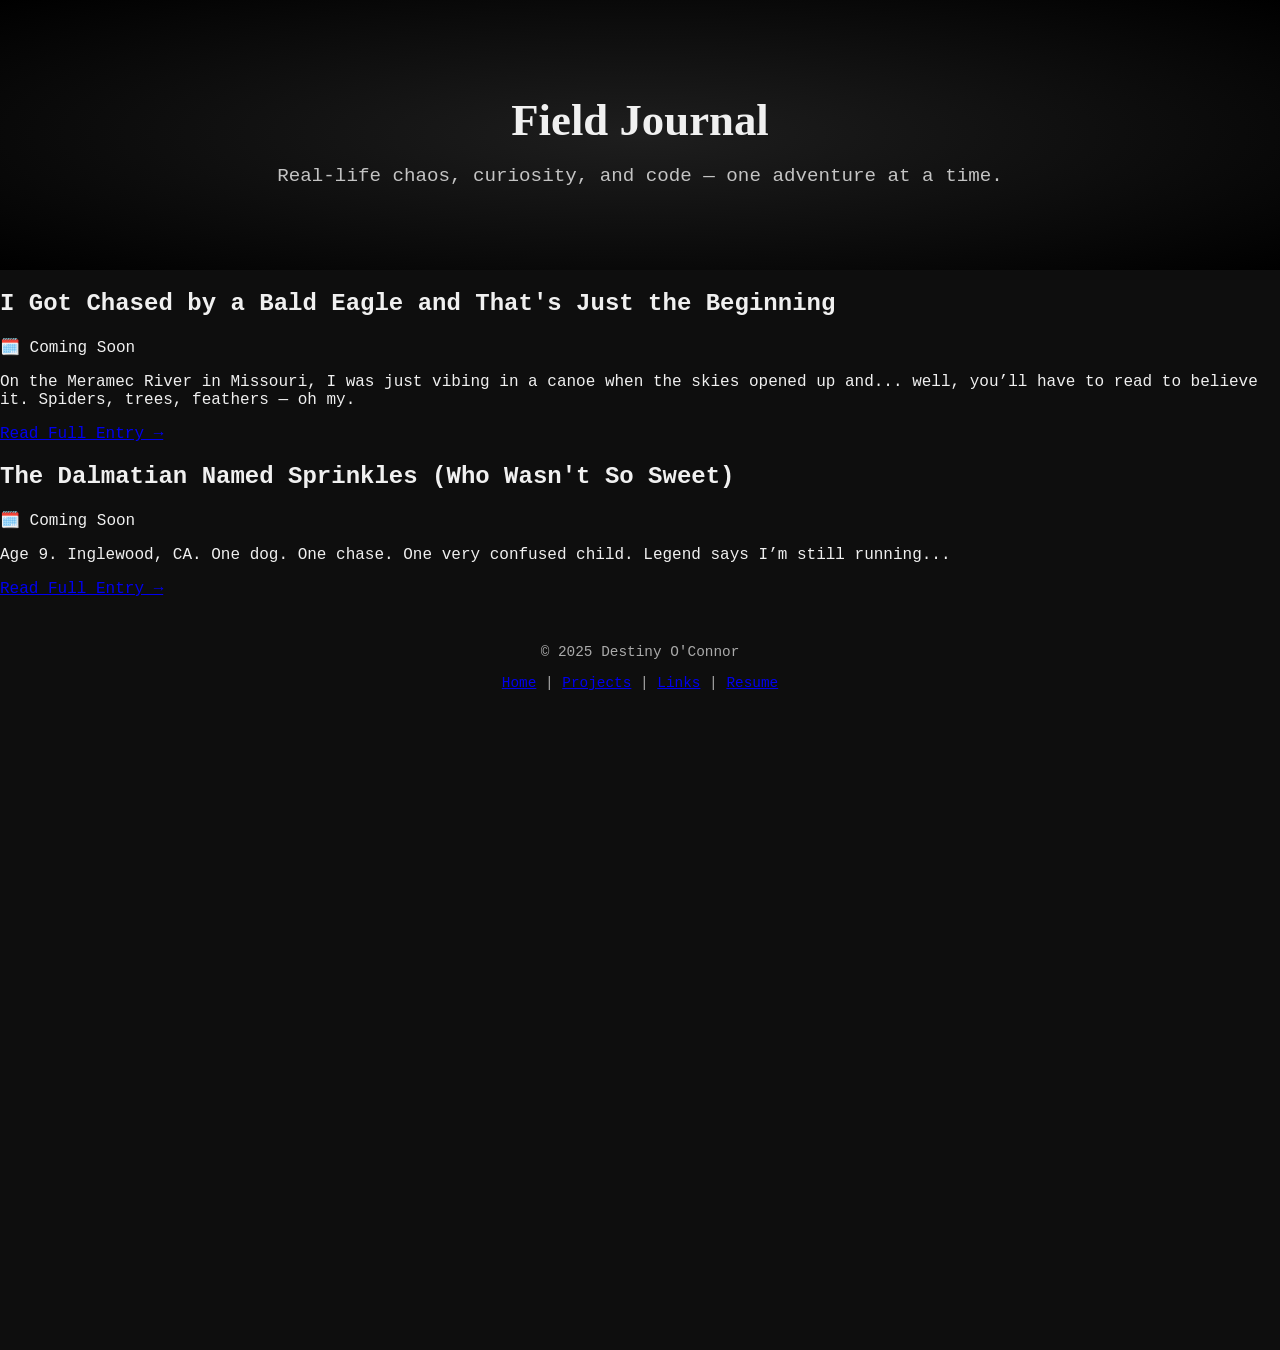
<file: blog.html>
<!DOCTYPE html>
<html lang="en">
<head>
  <meta charset="UTF-8" />
  <meta name="viewport" content="width=device-width, initial-scale=1.0"/>
  <title>Field Journal | Destiny O'Connor</title>
  <link rel="stylesheet" href="css/style.css" />
</head>
<body>
  <header>
    <h1 class="hero-title">Field Journal</h1>
    <p class="hero-subtext">Real-life chaos, curiosity, and code — one adventure at a time.</p>
  </header>

  <section class="blog-list">
    <!-- Blog Post 1 -->
    <div class="blog-post">
      <h2>I Got Chased by a Bald Eagle and That's Just the Beginning</h2>
      <span class="blog-date">🗓️ Coming Soon</span>
      <p>On the Meramec River in Missouri, I was just vibing in a canoe when the skies opened up and... well, you’ll have to read to believe it. Spiders, trees, feathers — oh my.</p>
      <a href="#">Read Full Entry →</a>
    </div>

    <!-- Blog Post 2 Placeholder -->
    <div class="blog-post">
      <h2>The Dalmatian Named Sprinkles (Who Wasn't So Sweet)</h2>
      <span class="blog-date">🗓️ Coming Soon</span>
      <p>Age 9. Inglewood, CA. One dog. One chase. One very confused child. Legend says I’m still running...</p>
      <a href="#">Read Full Entry →</a>
    </div>
  </section>

  <footer>
    <p>&copy; 2025 Destiny O'Connor</p>
    <nav>
      <a href="index.html">Home</a> |
      <a href="projects.html">Projects</a> |
      <a href="links.html">Links</a> |
      <a href="resume.html">Resume</a>
    </nav>
  </footer>
</body>
</html>
</file>
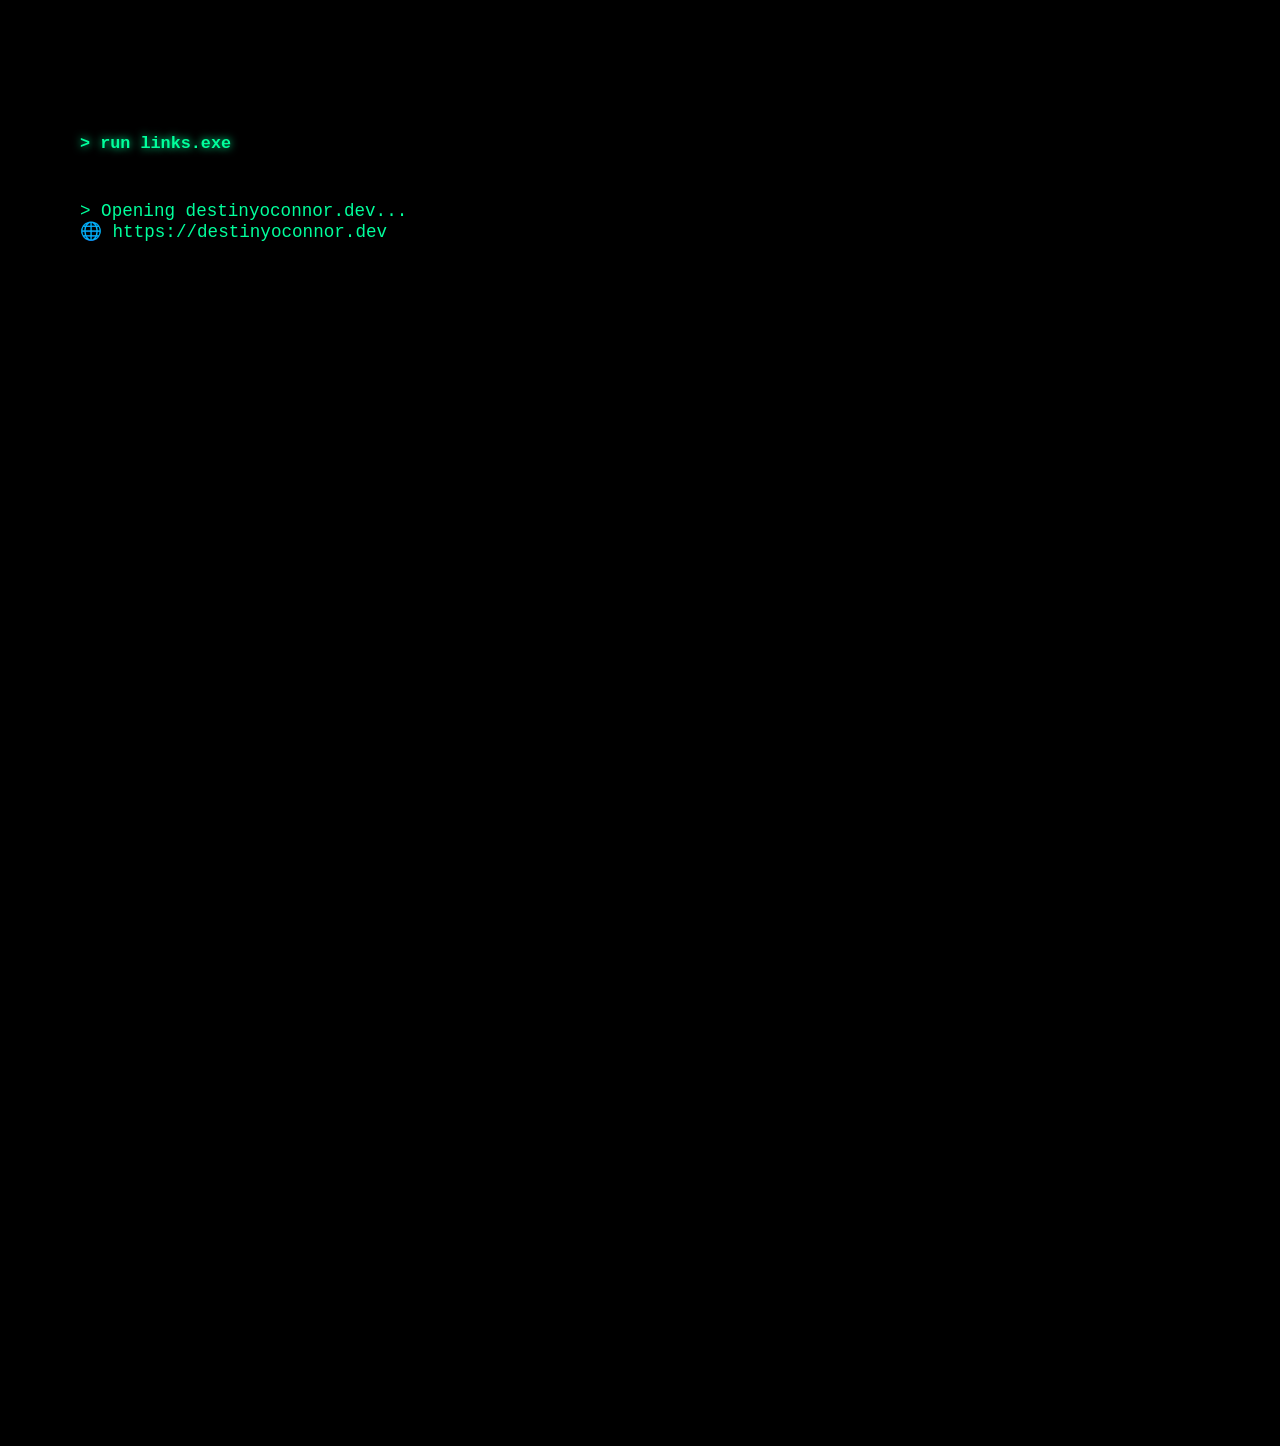
<file: links.html>
<!DOCTYPE html>
<html lang="en">
<head>
  <meta charset="UTF-8" />
  <meta name="viewport" content="width=device-width, initial-scale=1.0" />
  <title>Links · Destiny O'Connor</title>
  <link rel="stylesheet" href="css/style.css" />
</head>
<body class="matrix-theme">
  <div class="terminal-links">
    <pre id="terminal" aria-label="Link loading terminal interface">
  <code id="command">&gt; run links.exe</code>
  <div id="output"></div>
</pre>
  </div>

  <script src="js/script.js"></script>
</body>
</html>
</file>
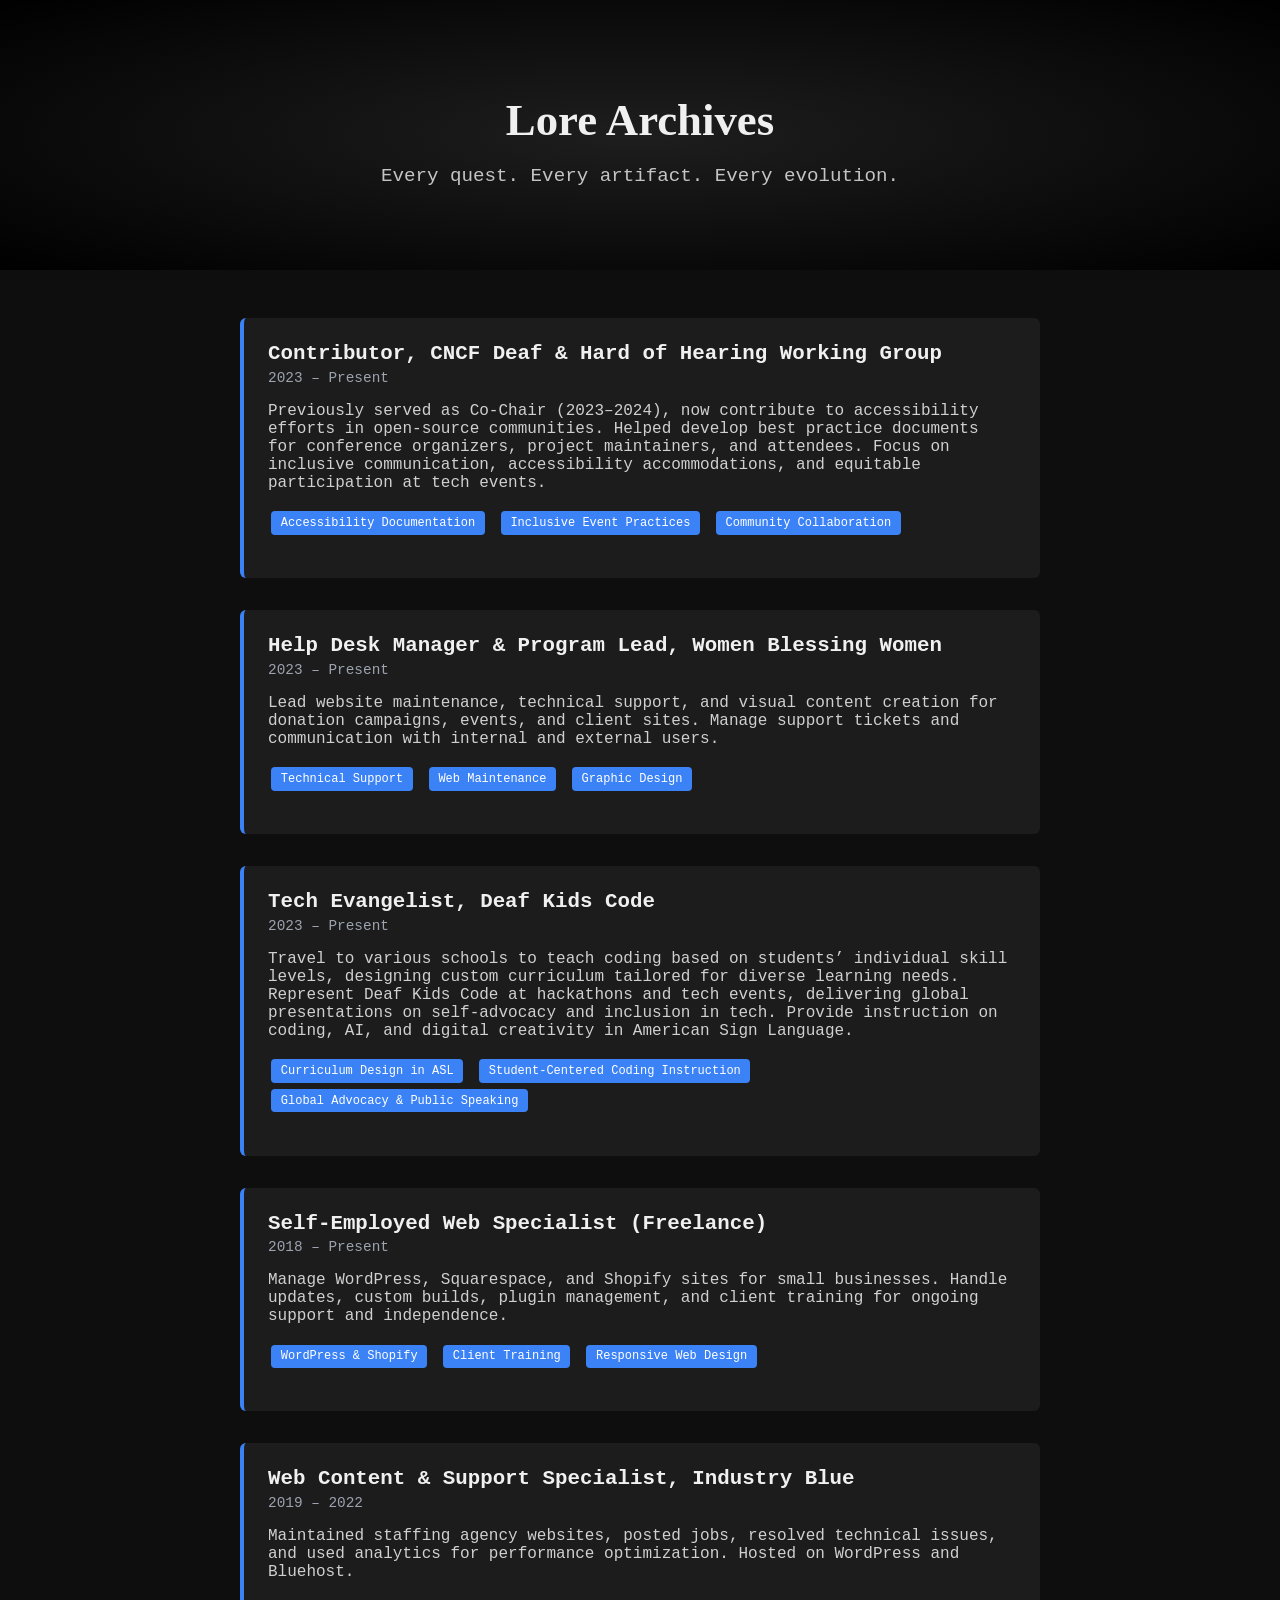
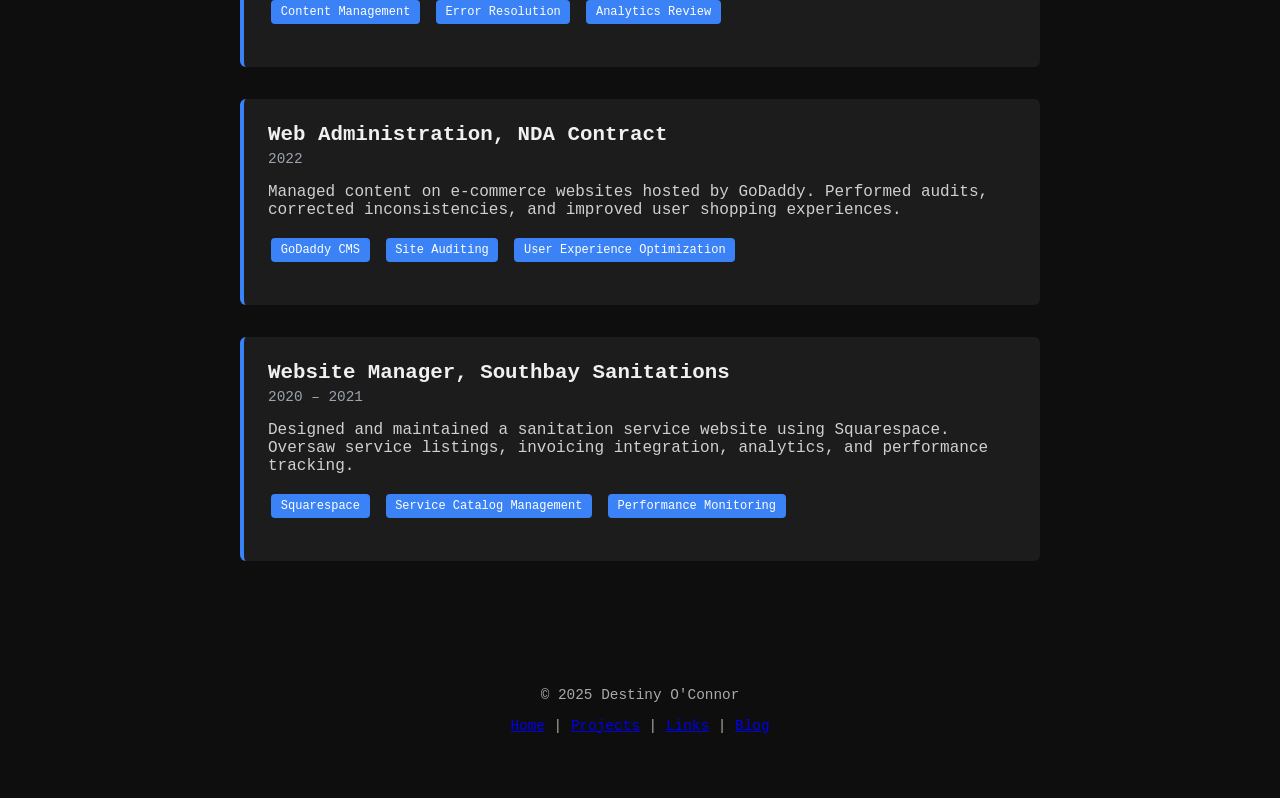
<file: resume.html>
<!DOCTYPE html>
<html lang="en">
<head>
  <meta charset="UTF-8" />
  <meta name="viewport" content="width=device-width, initial-scale=1.0"/>
  <title>Lore Archives | Destiny O'Connor</title>
  <link rel="stylesheet" href="css/style.css" />
</head>
<body>
  <header>
    <h1 class="hero-title">Lore Archives</h1>
    <p class="hero-subtext">Every quest. Every artifact. Every evolution.</p>
  </header>

  <section class="timeline">
  <div class="timeline-entry">
    <h2>Contributor, CNCF Deaf & Hard of Hearing Working Group</h2>
    <span class="timeline-date">2023 – Present</span>
    <p>Previously served as Co-Chair (2023–2024), now contribute to accessibility efforts in open-source communities. Helped develop best practice documents for conference organizers, project maintainers, and attendees. Focus on inclusive communication, accessibility accommodations, and equitable participation at tech events.</p>
    <ul class="skills">
      <li>Accessibility Documentation</li>
      <li>Inclusive Event Practices</li>
      <li>Community Collaboration</li>
    </ul>
  </div>

  <div class="timeline-entry">
    <h2>Help Desk Manager & Program Lead, Women Blessing Women</h2>
    <span class="timeline-date">2023 – Present</span>
    <p>Lead website maintenance, technical support, and visual content creation for donation campaigns, events, and client sites. Manage support tickets and communication with internal and external users.</p>
    <ul class="skills">
      <li>Technical Support</li>
      <li>Web Maintenance</li>
      <li>Graphic Design</li>
    </ul>
  </div>

  <div class="timeline-entry">
    <h2>Tech Evangelist, Deaf Kids Code</h2>
    <span class="timeline-date">2023 – Present</span>
    <p>Travel to various schools to teach coding based on students’ individual skill levels, designing custom curriculum tailored for diverse learning needs. Represent Deaf Kids Code at hackathons and tech events, delivering global presentations on self-advocacy and inclusion in tech. Provide instruction on coding, AI, and digital creativity in American Sign Language.</p>
    <ul class="skills">
      <li>Curriculum Design in ASL</li>
      <li>Student-Centered Coding Instruction</li>
      <li>Global Advocacy & Public Speaking</li>
    </ul>
  </div>

  <div class="timeline-entry">
    <h2>Self-Employed Web Specialist (Freelance)</h2>
    <span class="timeline-date">2018 – Present</span>
    <p>Manage WordPress, Squarespace, and Shopify sites for small businesses. Handle updates, custom builds, plugin management, and client training for ongoing support and independence.</p>
    <ul class="skills">
      <li>WordPress & Shopify</li>
      <li>Client Training</li>
      <li>Responsive Web Design</li>
    </ul>
  </div>

  <div class="timeline-entry">
    <h2>Web Content & Support Specialist, Industry Blue</h2>
    <span class="timeline-date">2019 – 2022</span>
    <p>Maintained staffing agency websites, posted jobs, resolved technical issues, and used analytics for performance optimization. Hosted on WordPress and Bluehost.</p>
    <ul class="skills">
      <li>Content Management</li>
      <li>Error Resolution</li>
      <li>Analytics Review</li>
    </ul>
  </div>

  <div class="timeline-entry">
    <h2>Web Administration, NDA Contract</h2>
    <span class="timeline-date">2022</span>
    <p>Managed content on e-commerce websites hosted by GoDaddy. Performed audits, corrected inconsistencies, and improved user shopping experiences.</p>
    <ul class="skills">
      <li>GoDaddy CMS</li>
      <li>Site Auditing</li>
      <li>User Experience Optimization</li>
    </ul>
  </div>

  <div class="timeline-entry">
    <h2>Website Manager, Southbay Sanitations</h2>
    <span class="timeline-date">2020 – 2021</span>
    <p>Designed and maintained a sanitation service website using Squarespace. Oversaw service listings, invoicing integration, analytics, and performance tracking.</p>
    <ul class="skills">
      <li>Squarespace</li>
      <li>Service Catalog Management</li>
      <li>Performance Monitoring</li>
    </ul>
  </div>
</section>

  <footer>
    <p>&copy; 2025 Destiny O'Connor</p>
    <nav>
      <a href="index.html">Home</a> |
      <a href="projects.html">Projects</a> |
      <a href="links.html">Links</a> |
      <a href="xfiles.html">Blog</a>
    </nav>
  </footer>
</body>
</html>
</file>
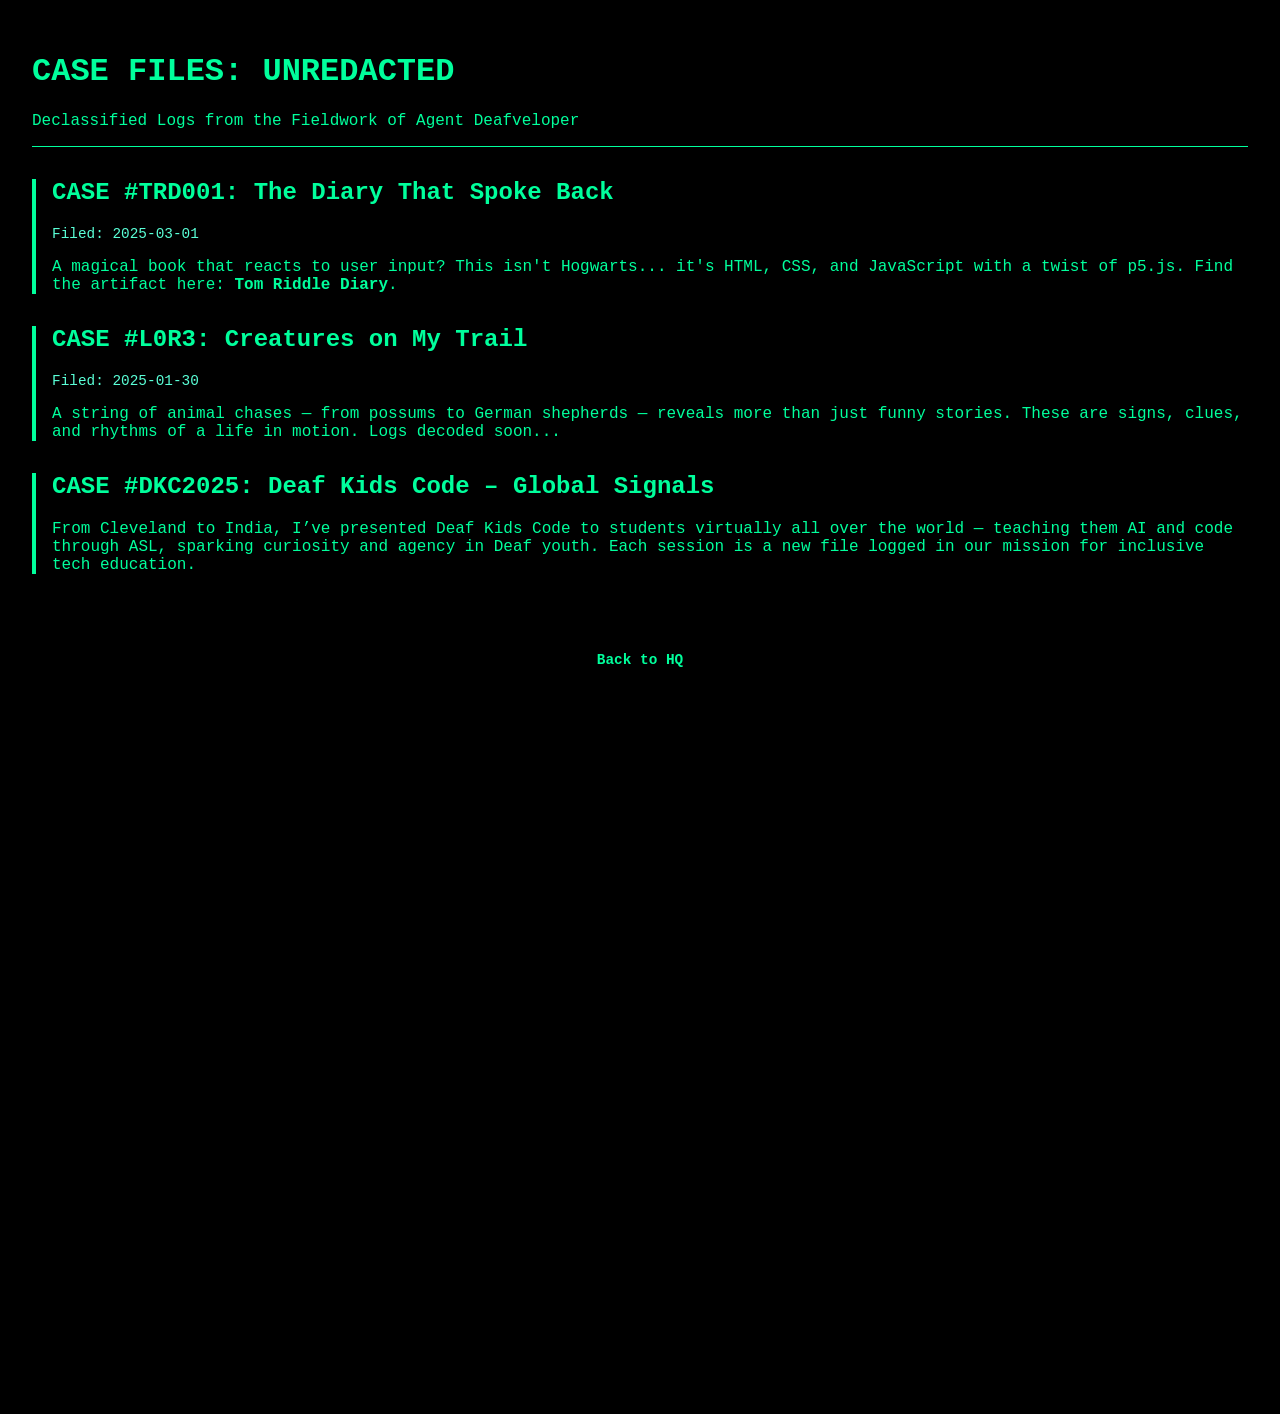
<file: xfiles.html>
<!DOCTYPE html>
<html lang="en">
<head>
  <meta charset="UTF-8" />
  <meta name="viewport" content="width=device-width, initial-scale=1.0" />
  <title>X-Files Blog | Destiny O'Connor</title>
  <link rel="stylesheet" href="css/style.css" />
</head>
<body class="xfiles-theme">
  <div class="blog-header">
    <h1>CASE FILES: UNREDACTED</h1>
    <p>Declassified Logs from the Fieldwork of Agent Deafveloper</p>
  </div>

  <section class="case-entry">
    <h2>CASE #TRD001: The Diary That Spoke Back</h2>
    <p class="case-date">Filed: 2025-03-01</p>
    <p>A magical book that reacts to user input? This isn't Hogwarts... it's HTML, CSS, and JavaScript with a twist of p5.js. Find the artifact here: <a href="https://github.com/Deafveloper/Tom-Riddle-Diary">Tom Riddle Diary</a>.</p>
  </section>

  <section class="case-entry">
    <h2>CASE #L0R3: Creatures on My Trail</h2>
    <p class="case-date">Filed: 2025-01-30</p>
    <p>A string of animal chases — from possums to German shepherds — reveals more than just funny stories. These are signs, clues, and rhythms of a life in motion. Logs decoded soon...</p>
  </section>

  <section class="case-entry">
    <h2>CASE #DKC2025: Deaf Kids Code – Global Signals</h2>
    <p>From Cleveland to India, I’ve presented Deaf Kids Code to students virtually all over the world — teaching them AI and code through ASL, sparking curiosity and agency in Deaf youth. Each session is a new file logged in our mission for inclusive tech education.</p>
  </section>

  <!-- Add more articles here -->

  <footer>
    <p><a href="index.html">Back to HQ</a></p>
  </footer>
</body>
</html>
</file>
<file: css/style.css>
/* ====== GLOBAL STYLES ====== */
body {
    min-height: 150vh;;
    background-color: #0e0e0e;
    color: #f0f0f0;
    font-family: 'Fira Code', monospace;
    margin: 0;
    padding: 0;
  }
  
  /* ====== HEADER SECTION ====== */
  header {
    padding: 4rem 2rem;
    text-align: center;
    background: radial-gradient(ellipse at center, #1e1e1e 0%, #000 100%);
  }
  
  /* ====== HERO SECTION ====== */
  .hero-title {
    font-family: 'Playfair Display', serif;
    font-size: 2.8rem;
    margin-bottom: 1rem;
  }
  
  .hero-subtext {
    font-size: 1.2rem;
    opacity: 0.8;
  }
  
  .hero-buttons .btn {
    display: inline-block;
    margin: 1rem;
    padding: 0.8rem 1.6rem;
    background-color: #3b82f6;
    color: #fff;
    text-decoration: none;
    border-radius: 4px;
  }

  .about-gif {
    text-align: center;
    margin-bottom: 2rem;
  }
  
  .about-gif img {
    max-width: 500px;
    height: auto;
    border-radius: 8px;
    box-shadow: 0 0 12px rgba(0, 0, 0, 0.5);
  }
  
  /* ====== ABOUT SECTION ====== */
  .about {
    padding: 3rem 2rem;
    max-width: 700px;
    margin: auto;
  }
  
  /* ====== FOOTER SECTION ====== */
  footer {
    padding: 2rem;
    text-align: center;
    font-size: 0.9rem;
    color: #aaa;
  }

  /* ====== PROJECTS SECTION ====== */
  .projects-grid {
    display: grid;
    grid-template-columns: repeat(auto-fit, minmax(280px, 1fr));
    gap: 2rem;
    padding: 3rem 2rem;
    max-width: 1200px;
    margin: auto;
  }
  
  .project-card {
    background: #1c1c1c;
    border-radius: 8px;
    overflow: hidden;
    padding: 1rem;
    text-align: center;
    transition: transform 0.2s ease;
  }
  
  .project-card:hover {
    transform: scale(1.03);
  }
  
.project-card img {
    /* Style for project images only */
    width: 100%;
    height: auto;
    border-radius: 4px;
  }

  
  .project-card h2 {
    margin-top: 1rem;
    font-size: 1.4rem;
  }
  
  .project-card p {
    font-size: 0.95rem;
    opacity: 0.85;
  }
  
  .tags {
    margin-top: 0.5rem;
  }
  
  .tags span {
    display: inline-block;
    background: #3b82f6;
    color: white;
    font-size: 0.75rem;
    padding: 0.3rem 0.6rem;
    border-radius: 4px;
    margin: 0.2rem;
  } 

  /* ====== LINKS PAGE: links.html ====== */
  .links-page {
    padding: 3rem 2rem;
    max-width: 600px;
    margin: auto;
    text-align: center;
  }
  
  .link-list {
    list-style: none;
    padding: 0;
  }
  
  .link-list li {
    margin: 1rem 0;
  }
  
  .link-list a {
    display: inline-block;
    background: #3b82f6;
    color: white;
    text-decoration: none;
    padding: 1rem 2rem;
    border-radius: 6px;
    font-size: 1rem;
    transition: background 0.2s ease;
  }
  
  .link-list a:hover {
    background: #2563eb;
  }

  /* ====== RESUME TIMELINE SECTION ====== */
  .timeline {
    max-width: 800px;
    margin: auto;
    padding: 3rem 2rem;
  }
  
  .timeline-entry {
    background: #1c1c1c;
    padding: 1.5rem;
    margin-bottom: 2rem;
    border-left: 4px solid #3b82f6;
    border-radius: 6px;
  }
  
  .timeline-entry h2 {
    margin: 0 0 0.3rem;
    font-size: 1.3rem;
  }
  
  .timeline-date {
    font-size: 0.9rem;
    color: #9ca3af;
    display: block;
    margin-bottom: 0.8rem;
  }
  
  .timeline-entry p {
    font-size: 1rem;
    opacity: 0.85;
  }
  
  .skills {
    margin-top: 1rem;
    list-style: none;
    padding: 0;
  }
  
  .skills li {
    display: inline-block;
    background: #3b82f6;
    color: white;
    font-size: 0.75rem;
    padding: 0.3rem 0.6rem;
    border-radius: 4px;
    margin: 0.2rem;
  }


  /* ====== 404 ERROR PAGE ====== */
  .error-container {
    text-align: center;
    padding: 4rem 2rem;
    max-width: 600px;
    margin: auto;
  }
  
  .error-img {
    width: 250px;
    margin-bottom: 2rem;
  }
  
  .error-container h1 {
    font-size: 3rem;
    margin-bottom: 1rem;
  }
  
  .error-container p {
    font-size: 1.2rem;
    opacity: 0.85;
    margin-bottom: 2rem;
  }
  
  .error-container .btn {
    padding: 0.8rem 1.6rem;
    background: #3b82f6;
    color: white;
    text-decoration: none;
    border-radius: 6px;
  }

/* ====== BLOG PAGE: xfiles.html ====== */

body.xfiles-theme {
  background-color: #000;
  color: #00ff9c;
  font-family: 'Courier New', Courier, monospace;
  padding: 2rem;
}

.blog-header {
  border-bottom: 1px solid #00ff9c;
  margin-bottom: 2rem;
}

.case-entry {
  margin-bottom: 2rem;
  border-left: 4px solid #00ff9c;
  padding-left: 1rem;
}

.case-date {
  font-size: 0.9rem;
  color: #5affd7;
}

/* Green theme links only for .xfiles-theme */
.xfiles-theme a {
  color: #00ff9c;
  text-decoration: none;
  font-weight: bold;
}

.xfiles-theme a:hover {
  color: #5affd7;
  text-shadow: 0 0 8px #00ff9c;
  text-decoration: underline;
}

/* Make case file h2's look clickable/like links */
.case-entry h2 {
  cursor: pointer;
  color: #00ff9c;
  transition: color 0.3s ease;
}

.case-entry h2:hover {
  color: #5affd7;
  text-shadow: 0 0 5px #00ff9c;
}

/* ====== LINKS PAGE: links.html (Matrix Theme) ====== */

body.matrix-theme {
  background-color: #000;
  color: #00ff00;
  font-family: 'Courier New', Courier, monospace;
  padding: 3rem 2rem;
}

.matrix-header {
  text-align: center;
  margin-bottom: 2rem;
  border-bottom: 1px solid #00ff00;
  padding-bottom: 1rem;
}

.matrix-links {
  list-style: none;
  max-width: 600px;
  margin: auto;
  padding: 0;
  text-align: center;
}

.matrix-links li {
  margin: 1rem 0;
}

.matrix-links a {
  color: #00ff00;
  text-decoration: none;
  font-weight: bold;
}

.matrix-links a:hover {
  color: #5affd7;
  text-shadow: 0 0 8px #00ff9c;
  text-decoration: underline;
}


/* ====== MATRIX PAGE PILLS: Section removed (no pill images) ====== */

.matrix-pills {
  display: flex;
  justify-content: center;
  align-items: center;
  gap: 2rem;
  margin: 2rem 0;
  flex-wrap: wrap;
}

/* ====== PROJECTS PAGE: projects.html (MIB Theme) ====== */

body.mib-theme {
  background-color: #000;
  color: #e0e0e0;
  font-family: 'Segoe UI', Tahoma, Geneva, Verdana, sans-serif;
  padding: 2rem;
}

.project-img {
  width: 100%;
  max-height: 200px;
  object-fit: cover;
  border-radius: 6px;
  margin-bottom: 1rem;
  filter: grayscale(100%) brightness(1.2);
  transition: transform 0.3s ease, filter 0.3s ease;
}

.vault-header {
  text-align: center;
  border-bottom: 1px solid #e0e0e0;
  margin-bottom: 2rem;
}

.projects-grid {
  display: grid;
  grid-template-columns: repeat(auto-fit, minmax(280px, 1fr));
  gap: 2rem;
  padding: 3rem 2rem;
  max-width: 1200px;
  margin: auto;
}

.project-entry {
  background: #0d0d0d;
  border-radius: 10px;
  overflow: hidden;
  padding: 1.5rem;
  text-align: left;
  transition: transform 0.3s ease, box-shadow 0.3s ease;
  border: 1px solid #444;
  box-shadow: 0 0 12px rgba(255, 255, 255, 0.05);
}

.project-entry:hover {
  transform: scale(1.03);
  box-shadow: 0 0 20px rgba(255, 255, 255, 0.1);
}

.project-entry h2 {
  font-size: 1.3rem;
  margin-bottom: 0.5rem;
}

.project-entry p {
  font-size: 0.95rem;
  margin: 0.3rem 0;
}

.project-entry a {
  color: #ffffff;
  text-decoration: none;
  background-color: #3b82f6;
  padding: 0.5rem 1rem;
  border-radius: 4px;
  display: inline-block;
  margin-top: 0.8rem;
}

.project-entry a:hover {
  background-color: #2563eb;
}

/* ====== PROJECTS FOOTER LINK ====== */

.mib-theme footer a {
  color: #ffffff;
  background-color: #3b82f6;
  padding: 0.5rem 1rem;
  border-radius: 4px;
  text-decoration: none;
  display: inline-block;
  margin-top: 2rem;
  transition: background-color 0.2s ease;
}

.mib-theme footer a:hover {
  background-color: #2563eb;
}

/* ====== LINKS PAGE: Matrix Scroll-to-Reveal Terminal Style ====== */
.terminal-links {
  background: #000;
  color: #00ff9c;
  font-family: 'Courier New', Courier, monospace;
  padding: 3rem;
  min-height: 100vh;
}

.terminal-links code {
  display: block;
  color: #00ff9c;
  text-shadow: 0 0 8px #00ff9c;
  font-weight: bold;
  margin-bottom: 0.5rem;
  font-size: 1.05rem;
}

.terminal-links a {
  color: #00ff9c;
  text-decoration: none;
}

/* Interactive Matrix Pills: pill images removed, so rule deleted */


#terminal {
  white-space: pre-wrap;
  font-size: 1.1rem;
}

#command {
  font-weight: bold;
  color: #00ff9c;
  text-shadow: 0 0 8px #00ff9c;
}

/* ====== LINKS PAGE: Matrix Terminal ====== */

.mac-header {
  background: #2e2e2e;
  display: flex;
  gap: 0.5rem;
  padding: 0.5rem 1rem;
  border-bottom: 1px solid #444;
}

.mac-header .dot {
  width: 12px;
  height: 12px;
  border-radius: 50%;
  display: inline-block;
}

.mac-header .dot.red {
  background: #ff5f57;
}

.mac-header .dot.yellow {
  background: #ffbd2e;
}

.mac-header .dot.green {
  background: #28c840;
}

.terminal-links .matrix-pills {
  /* Removed justify-content: space-around and margin-top as pill images no longer exist */
}
</file>
